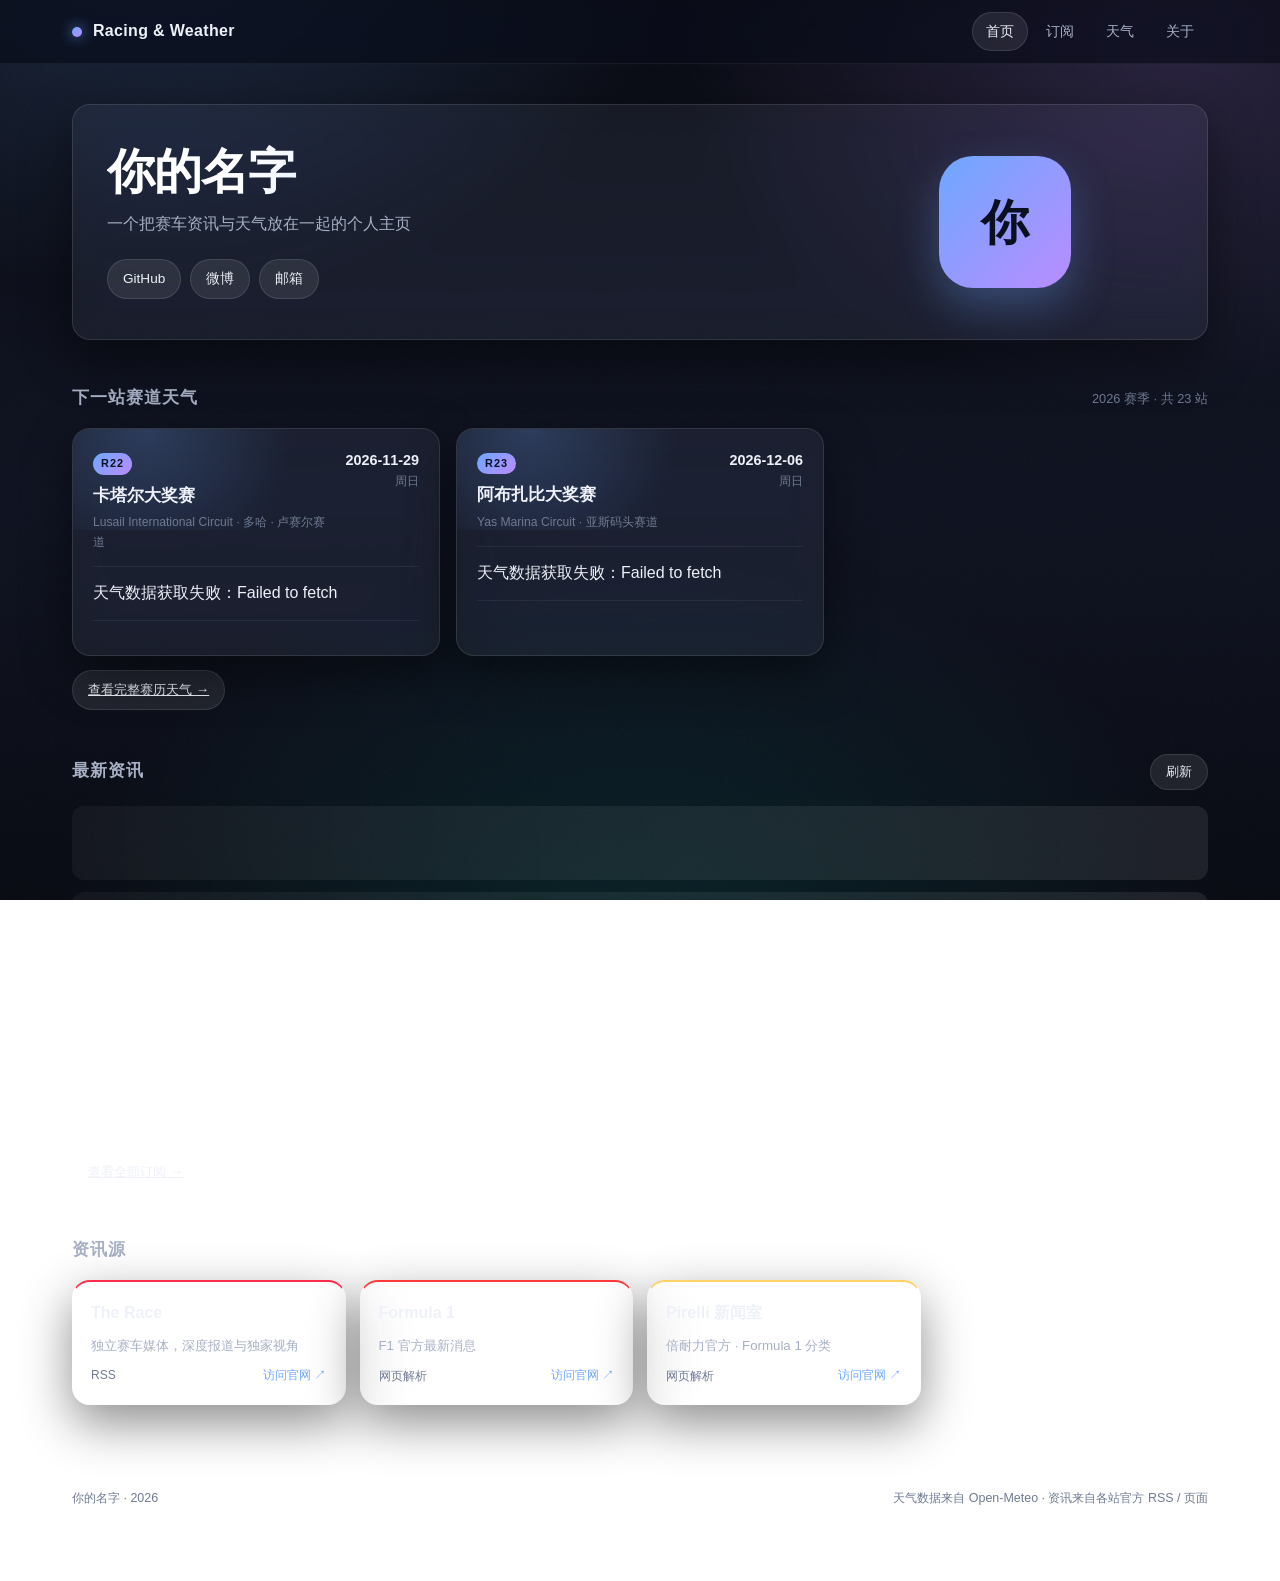
<file: personal web/index.html>
<!DOCTYPE html>
<html lang="zh-CN">
<head>
<meta charset="utf-8">
<meta name="viewport" content="width=device-width, initial-scale=1">
<title>首页 · Racing &amp; Weather</title>
<link rel="icon" href="data:image/svg+xml,<svg xmlns='http://www.w3.org/2000/svg' viewBox='0 0 64 64'><defs><linearGradient id='g' x1='0' y1='0' x2='1' y2='1'><stop offset='0' stop-color='%236ea8ff'/><stop offset='1' stop-color='%23b98cff'/></linearGradient></defs><rect width='64' height='64' rx='16' fill='url(%23g)'/></svg>">
<link rel="stylesheet" href="assets/style.css">
</head>
<body>
<div class="wrap">

  <section id="hero" class="hero card"></section>

  <section class="section">
    <div class="section-head">
      <h2>下一站赛道天气</h2>
      <span class="hint" id="race-hint">按 F1 官方赛历</span>
    </div>
    <div class="round-grid" id="races"></div>
    <div class="row" style="margin-top:14px">
      <a class="btn" href="weather.html">查看完整赛历天气 →</a>
    </div>
  </section>

  <section class="section">
    <div class="section-head">
      <h2>最新资讯</h2>
      <span class="hint">
        <button class="btn" id="refresh">刷新</button>
      </span>
    </div>
    <div class="feed" id="feed"></div>
    <div class="row" style="margin-top:14px">
      <a class="btn" href="news.html">查看全部订阅 →</a>
    </div>
  </section>

  <section class="section">
    <div class="section-head"><h2>资讯源</h2></div>
    <div class="source-grid" id="sources"></div>
  </section>

</div>

<script src="assets/config.js"></script>
<script src="assets/core.js"></script>
<script src="assets/news.js"></script>
<script src="assets/translate.js"></script>
<script src="assets/f1calendar.js"></script>
<script src="assets/weather.js"></script>
<script>
mountChrome('home');
renderHero(document.getElementById('hero'));
renderSourceCards(document.getElementById('sources'));

function loadNews() {
  renderNews(document.getElementById('feed'), { limit: 8 });
}
loadNews();

document.getElementById('refresh').addEventListener('click', function () {
  clearCache();
  loadNews();
});

renderCalendarWeather(document.getElementById('races'), { count: 3 }).then(function () {
  var cal = window.F1_CALENDAR;
  if (cal) document.getElementById('race-hint').textContent = cal.year + ' 赛季 · 共 ' + cal.rounds.length + ' 站';
});
</script>
</body>
</html>
</file>
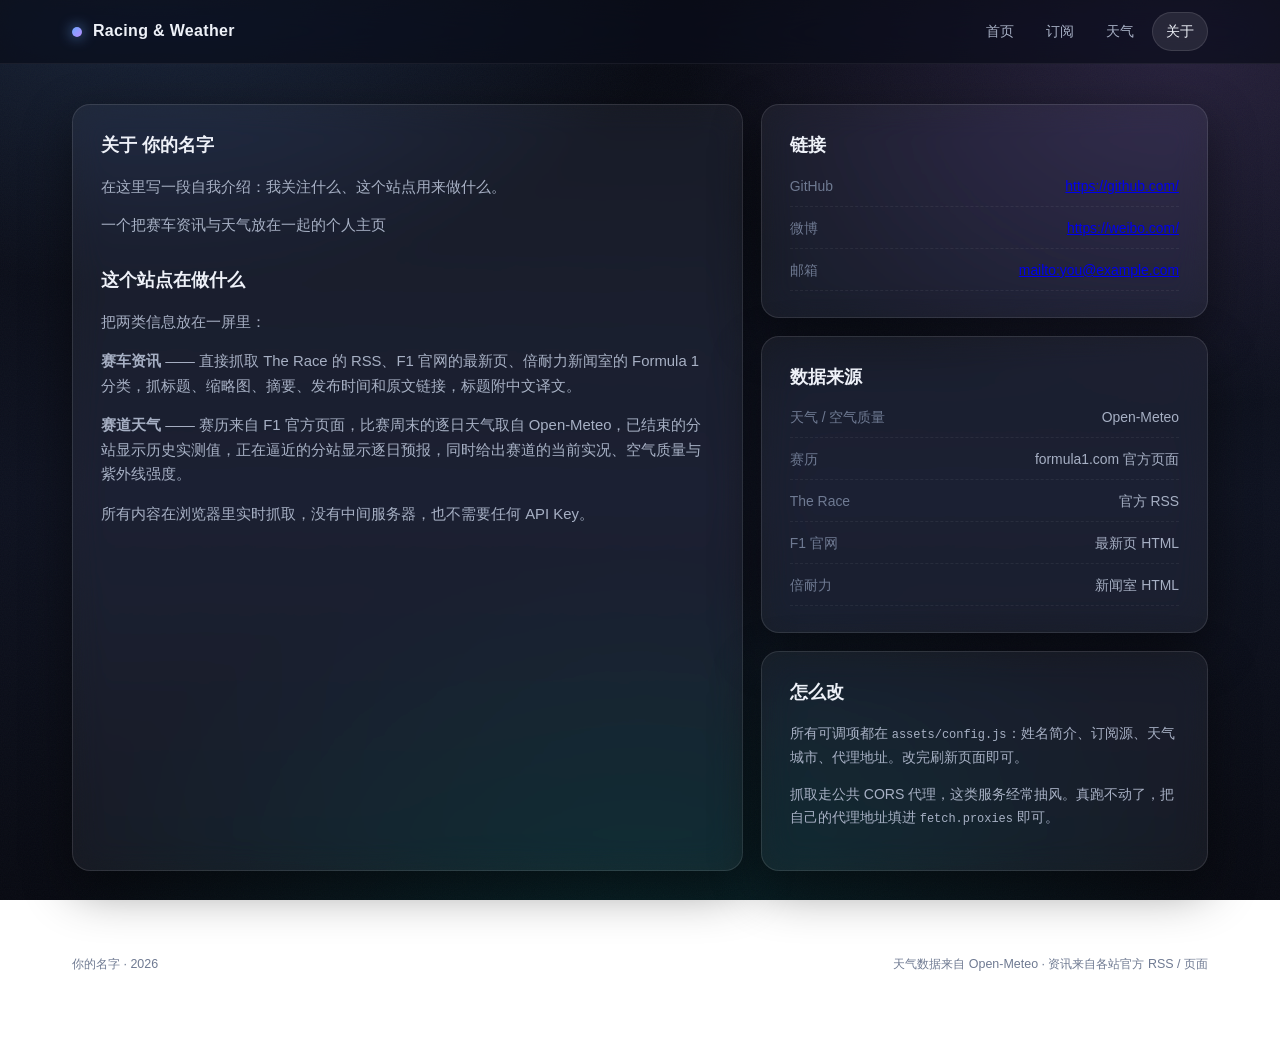
<file: personal web/about.html>
<!DOCTYPE html>
<html lang="zh-CN">
<head>
<meta charset="utf-8">
<meta name="viewport" content="width=device-width, initial-scale=1">
<title>关于 · Racing &amp; Weather</title>
<link rel="icon" href="data:image/svg+xml,<svg xmlns='http://www.w3.org/2000/svg' viewBox='0 0 64 64'><defs><linearGradient id='g' x1='0' y1='0' x2='1' y2='1'><stop offset='0' stop-color='%236ea8ff'/><stop offset='1' stop-color='%23b98cff'/></linearGradient></defs><rect width='64' height='64' rx='16' fill='url(%23g)'/></svg>">
<link rel="stylesheet" href="assets/style.css">
</head>
<body>
<div class="wrap">

  <div class="about-grid">
    <div class="card">
      <h2 id="about-title">关于</h2>
      <div class="prose" id="about-bio"></div>

      <h2 style="margin-top:28px">这个站点在做什么</h2>
      <p>把两类信息放在一屏里：</p>
      <p><b>赛车资讯</b> —— 直接抓取 The Race 的 RSS、F1 官网的最新页、倍耐力新闻室的 Formula 1 分类，抓标题、缩略图、摘要、发布时间和原文链接，标题附中文译文。</p>
      <p><b>赛道天气</b> —— 赛历来自 F1 官方页面，比赛周末的逐日天气取自 Open-Meteo，已结束的分站显示历史实测值，正在逼近的分站显示逐日预报，同时给出赛道的当前实况、空气质量与紫外线强度。</p>
      <p>所有内容在浏览器里实时抓取，没有中间服务器，也不需要任何 API Key。</p>
    </div>

    <div>
      <div class="card" style="margin-bottom:18px">
        <h2 style="margin-top:0">链接</h2>
        <div class="kv" id="links"></div>
      </div>

      <div class="card" style="margin-bottom:18px">
        <h2 style="margin-top:0">数据来源</h2>
        <div class="kv">
          <div><span>天气 / 空气质量</span><span>Open-Meteo</span></div>
          <div><span>赛历</span><span>formula1.com 官方页面</span></div>
          <div><span>The Race</span><span>官方 RSS</span></div>
          <div><span>F1 官网</span><span>最新页 HTML</span></div>
          <div><span>倍耐力</span><span>新闻室 HTML</span></div>
        </div>
      </div>

      <div class="card">
        <h2 style="margin-top:0">怎么改</h2>
        <p style="font-size:.88rem">所有可调项都在 <code style="font-size:.85em">assets/config.js</code>：姓名简介、订阅源、天气城市、代理地址。改完刷新页面即可。</p>
        <p style="font-size:.88rem">抓取走公共 CORS 代理，这类服务经常抽风。真跑不动了，把自己的代理地址填进 <code style="font-size:.85em">fetch.proxies</code> 即可。</p>
      </div>
    </div>
  </div>

</div>

<script src="assets/config.js"></script>
<script src="assets/core.js"></script>
<script>
mountChrome('about');

var p = window.SITE.profile;
document.getElementById('about-title').textContent = '关于 ' + (p.name || '我');
document.getElementById('about-bio').innerHTML =
  '<p>' + esc(p.bio || '') + '</p>' +
  (p.tagline ? '<p class="muted">' + esc(p.tagline) + '</p>' : '');

document.getElementById('links').innerHTML = (p.links || []).map(function (l) {
  return '<div><span>' + esc(l.label) + '</span><span>' +
    '<a href="' + esc(l.url) + '" target="_blank" rel="noopener">' + esc(l.url) + '</a></span></div>';
}).join('') || '<div><span>暂无</span><span>—</span></div>';
</script>
</body>
</html>
</file>
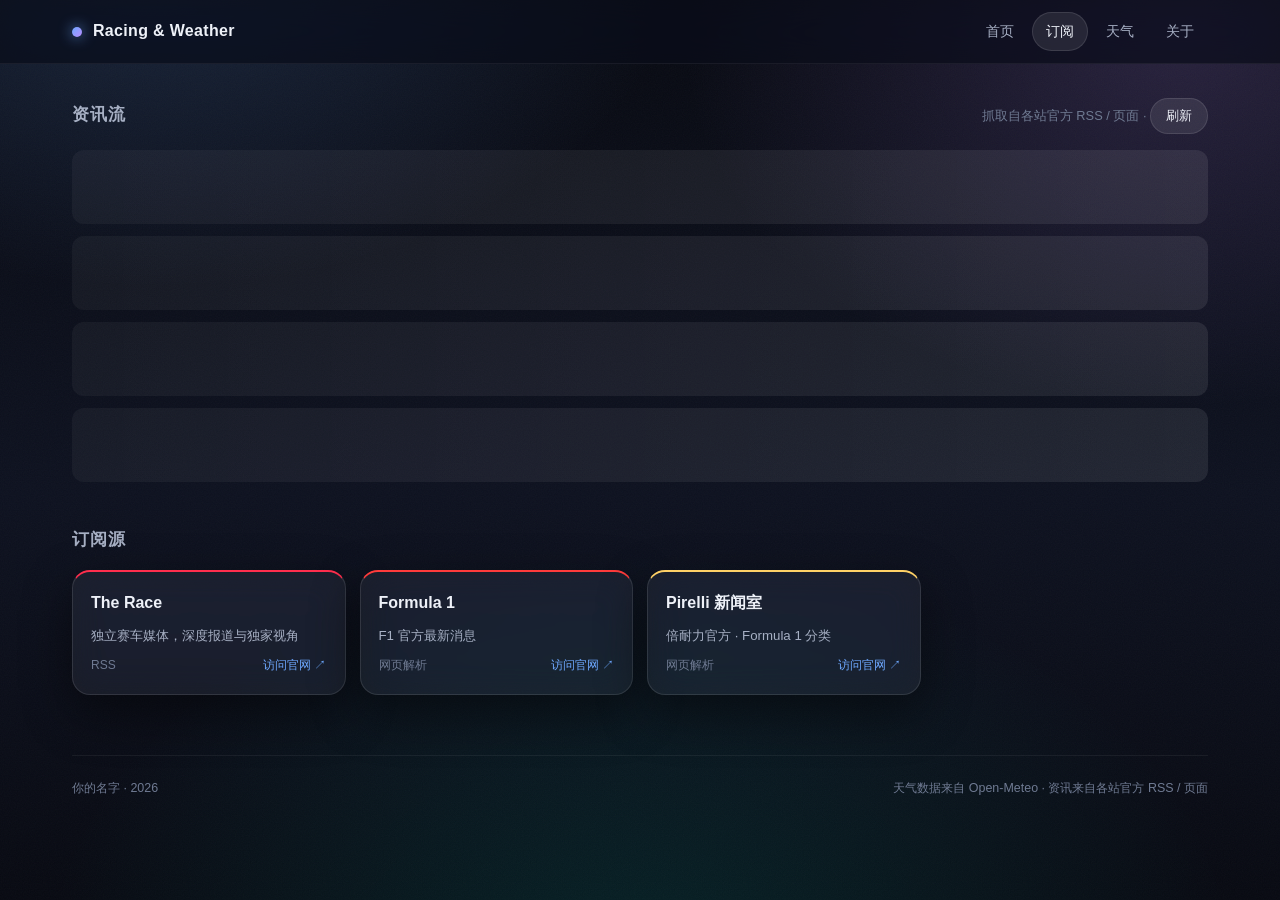
<file: personal web/news.html>
<!DOCTYPE html>
<html lang="zh-CN">
<head>
<meta charset="utf-8">
<meta name="viewport" content="width=device-width, initial-scale=1">
<title>订阅 · Racing &amp; Weather</title>
<link rel="icon" href="data:image/svg+xml,<svg xmlns='http://www.w3.org/2000/svg' viewBox='0 0 64 64'><defs><linearGradient id='g' x1='0' y1='0' x2='1' y2='1'><stop offset='0' stop-color='%236ea8ff'/><stop offset='1' stop-color='%23b98cff'/></linearGradient></defs><rect width='64' height='64' rx='16' fill='url(%23g)'/></svg>">
<link rel="stylesheet" href="assets/style.css">
</head>
<body>
<div class="wrap">

  <section class="section" style="margin-top:34px">
    <div class="section-head">
      <h2>资讯流</h2>
      <span class="hint">
        抓取自各站官方 RSS / 页面 ·
        <button class="btn" id="refresh">刷新</button>
      </span>
    </div>
    <div class="feed" id="feed"></div>
  </section>

  <section class="section">
    <div class="section-head"><h2>订阅源</h2></div>
    <div class="source-grid" id="sources"></div>
  </section>

</div>

<script src="assets/config.js"></script>
<script src="assets/core.js"></script>
<script src="assets/news.js"></script>
<script src="assets/translate.js"></script>
<script>
mountChrome('news');
renderSourceCards(document.getElementById('sources'));

function load() {
  renderNews(document.getElementById('feed'), { groupBy: true });
}
load();

document.getElementById('refresh').addEventListener('click', function () {
  clearCache();
  load();
});
</script>
</body>
</html>
</file>
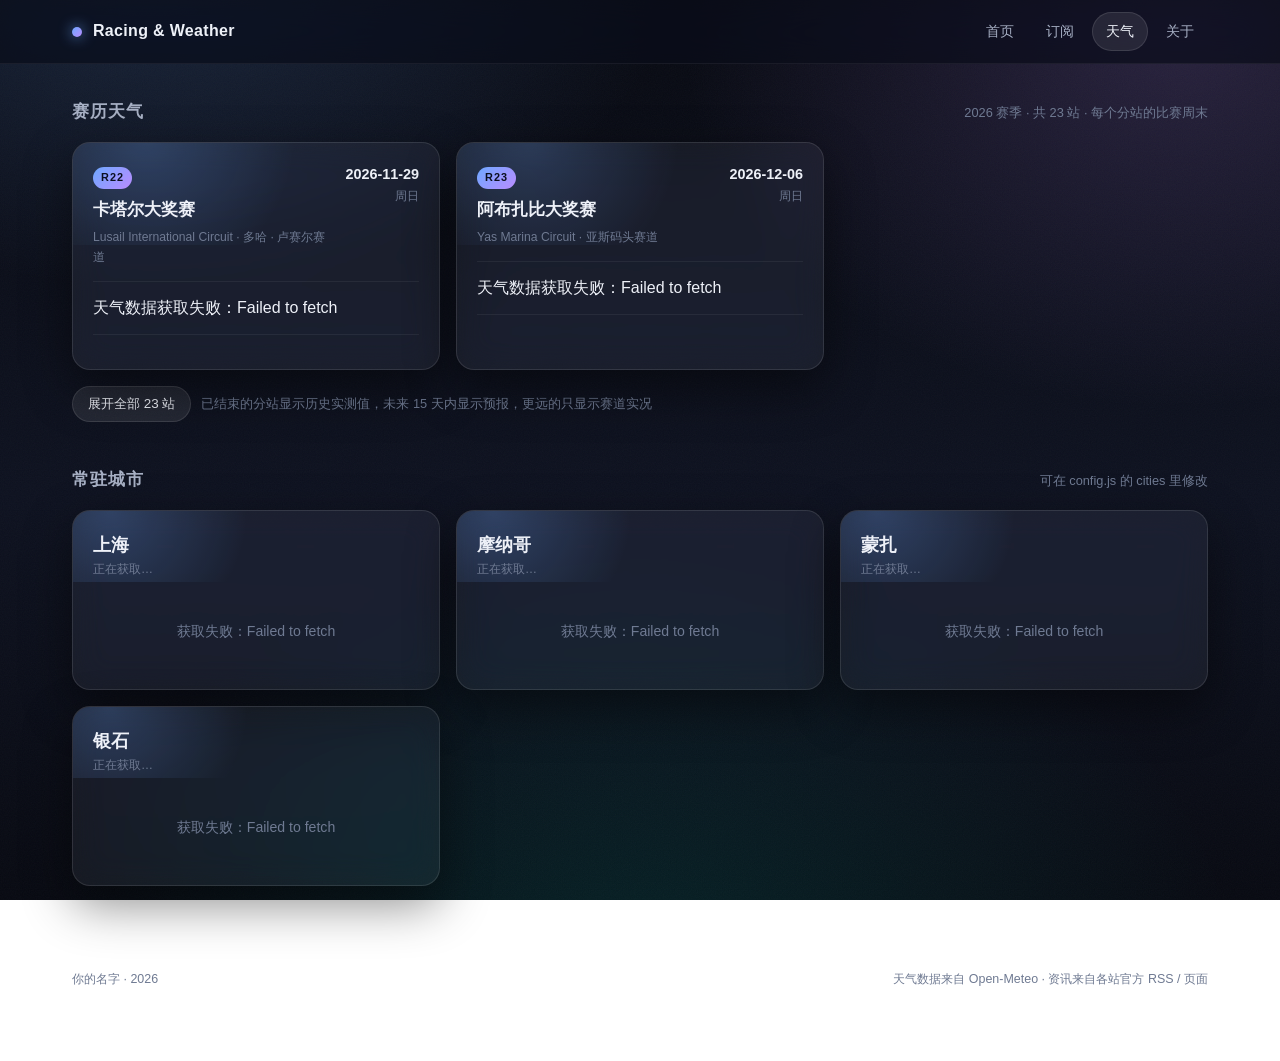
<file: personal web/weather.html>
<!DOCTYPE html>
<html lang="zh-CN">
<head>
<meta charset="utf-8">
<meta name="viewport" content="width=device-width, initial-scale=1">
<title>天气 · Racing &amp; Weather</title>
<link rel="icon" href="data:image/svg+xml,<svg xmlns='http://www.w3.org/2000/svg' viewBox='0 0 64 64'><defs><linearGradient id='g' x1='0' y1='0' x2='1' y2='1'><stop offset='0' stop-color='%236ea8ff'/><stop offset='1' stop-color='%23b98cff'/></linearGradient></defs><rect width='64' height='64' rx='16' fill='url(%23g)'/></svg>">
<link rel="stylesheet" href="assets/style.css">
</head>
<body>
<div class="wrap">

  <section class="section" style="margin-top:34px">
    <div class="section-head">
      <h2>赛历天气</h2>
      <span class="hint" id="cal-hint">按 F1 官方赛历 · 每个分站的比赛周末</span>
    </div>
    <div class="round-grid" id="races"></div>
    <div class="row" style="margin-top:16px">
      <button class="btn" id="toggle-all">展开全部 23 站</button>
      <span class="muted" style="font-size:.8rem">已结束的分站显示历史实测值，未来 15 天内显示预报，更远的只显示赛道实况</span>
    </div>
  </section>

  <section class="section">
    <div class="section-head">
      <h2>常驻城市</h2>
      <span class="hint">可在 config.js 的 cities 里修改</span>
    </div>
    <div class="city-grid" id="cities"></div>
  </section>

</div>

<script src="assets/config.js"></script>
<script src="assets/core.js"></script>
<script src="assets/f1calendar.js"></script>
<script src="assets/weather.js"></script>
<script>
mountChrome('weather');

var showingAll = false;
var btn = document.getElementById('toggle-all');

function loadRounds() {
  var cal = window.F1_CALENDAR;
  if (cal) {
    document.getElementById('cal-hint').textContent =
      cal.year + ' 赛季 · 共 ' + cal.rounds.length + ' 站 · 每个分站的比赛周末';
    btn.textContent = showingAll ? '只看接下来 3 站' : '展开全部 ' + cal.rounds.length + ' 站';
  }
  renderCalendarWeather(document.getElementById('races'), { count: 3, all: showingAll });
}

btn.addEventListener('click', function () {
  showingAll = !showingAll;
  loadRounds();
});

loadRounds();
renderCities(document.getElementById('cities'));
</script>
</body>
</html>
</file>
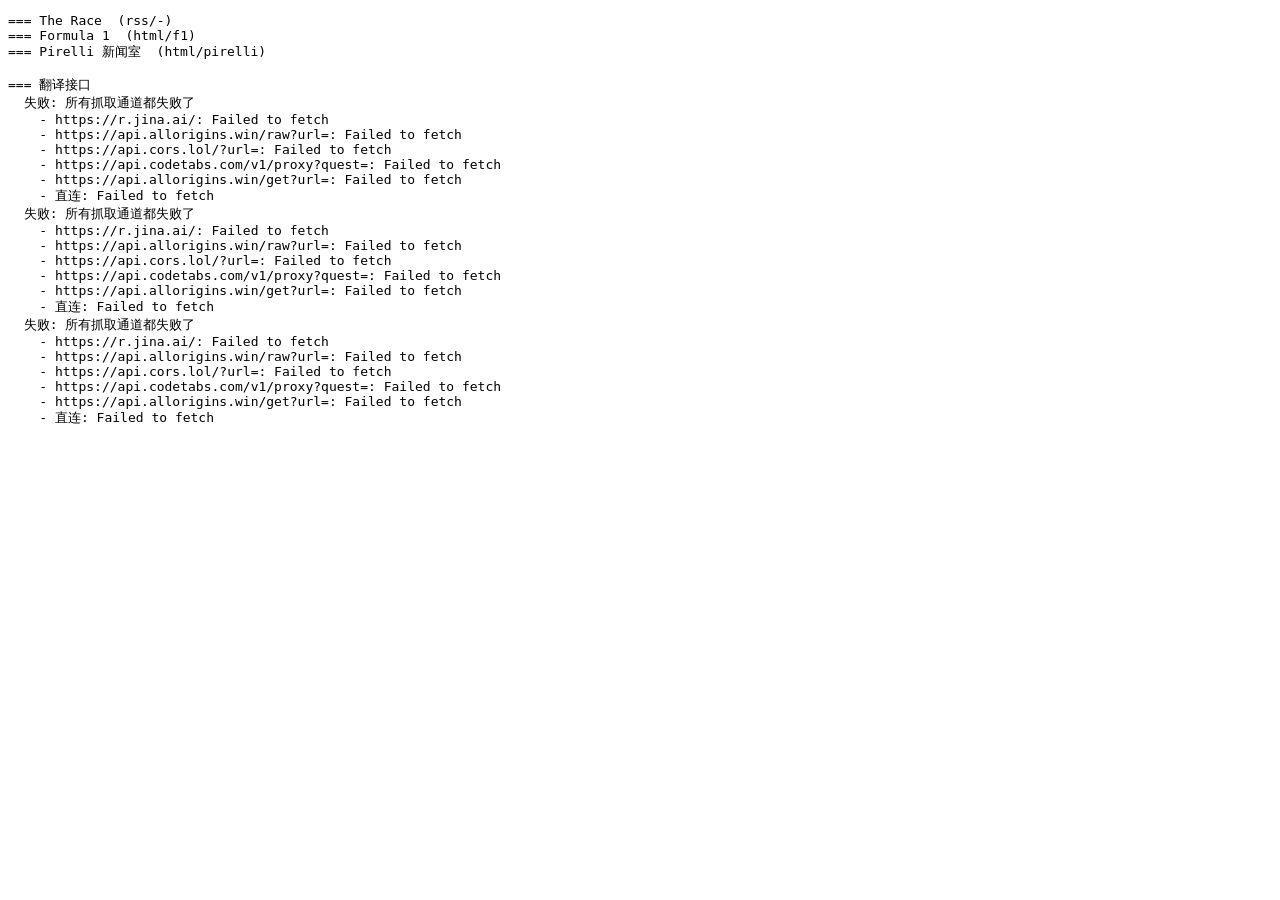
<file: personal web/tools/debug.html>
<!DOCTYPE html>
<html lang="zh-CN">
<head><meta charset="utf-8"><title>debug</title></head>
<body>
<pre id="o">running…</pre>
<script src="../assets/config.js"></script>
<script src="../assets/core.js"></script>
<script src="../assets/translate.js"></script>
<script>
// 抓取链路诊断：每个源实际走了哪条通道、抓到多少条、有没有缩略图
const lines = [];
const log = (s) => { lines.push(s); document.getElementById('o').textContent = lines.join('\n'); };

window.SITE.sources.forEach((src) => {
  log('=== ' + src.name + '  (' + src.type + '/' + (src.parser || '-') + ')');
  fetchText(src.url, { cache: false })
    .then((res) => {
      log('  通道: ' + res.via + '   字节: ' + res.text.length);
      const items = src.type === 'rss' ? parseFeed(res.text) : parseHtml(res.text, src);
      const withImg = items.filter((i) => i.image).length;
      log('  条目: ' + items.length + '   带图: ' + withImg);
      items.slice(0, 2).forEach((i) => log('    · ' + i.title.slice(0, 50) + '  img=' + (i.image || '无')));
    })
    .catch((err) => {
      log('  失败: ' + err.message);
      (err.errors || []).forEach((e) => log('    - ' + e));
    });
});

log('');
log('=== 翻译接口');
translateText('Norris wins in Hungary with a late charge on softs').then((zh) => {
  log('  译文: ' + (zh || '(失败)'));
  log('DONE');
});
</script>
</body>
</html>
</file>
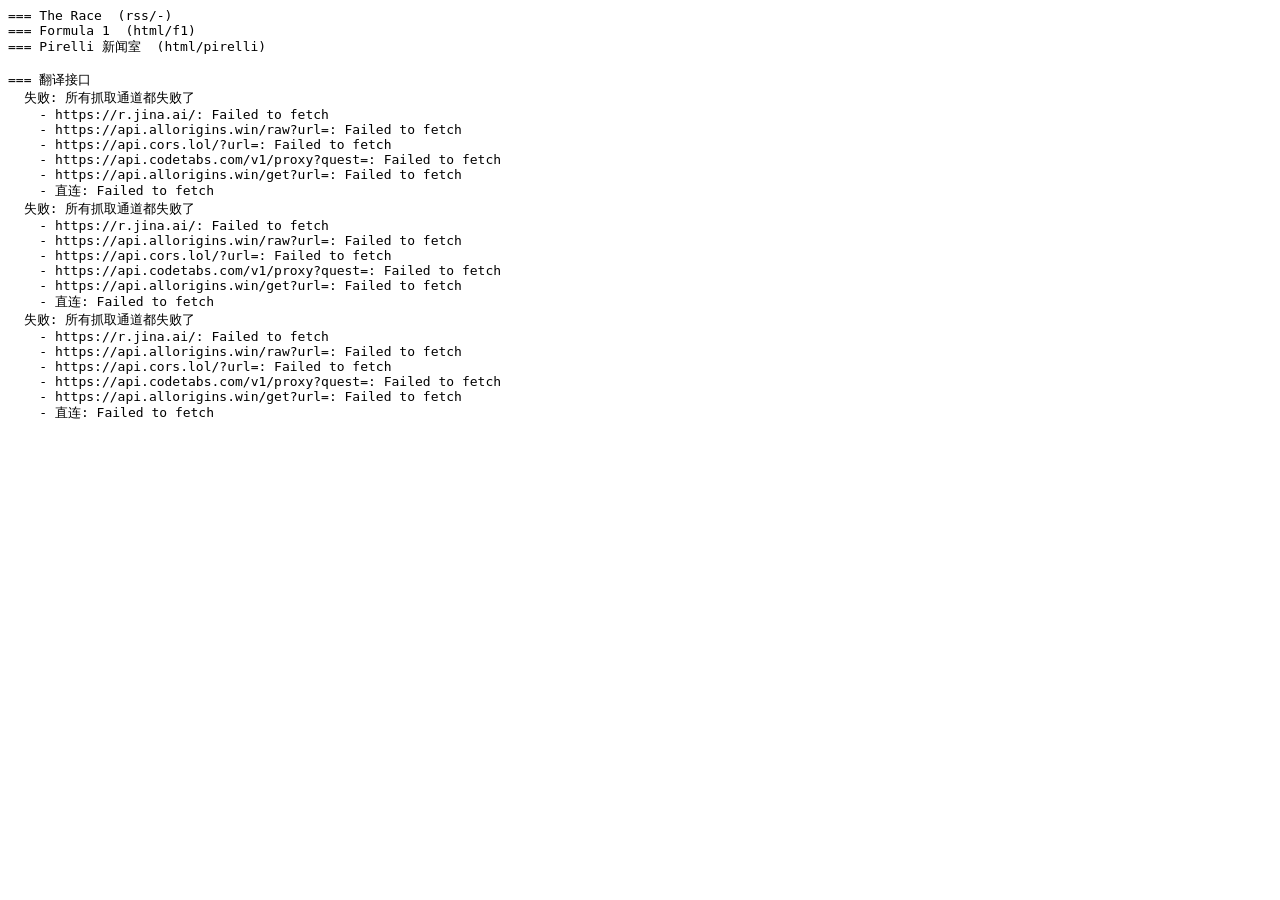
<file: personal web/tools/out-d.html>
<html lang="zh-CN"><head><meta charset="utf-8"><title>debug</title></head>
<body>
<pre id="o">=== The Race  (rss/-)
=== Formula 1  (html/f1)
=== Pirelli 新闻室  (html/pirelli)

=== 翻译接口
  译文: 诺里斯（ Norris ）在匈牙利赢得胜利，后期收取了软糖费用
DONE
  通道: https://r.jina.ai/   字节: 83956
  条目: 15   带图: 15
    · F1 Rewind: The truth behind Schumacher's Ferrari e  img=https://storage.ghost.io/c/dd/af/ddafbd99-2ccd-468c-b622-4b3cccf80b49/content/images/2026/10/2026-10-21-F1-Rewind-MSC-Car.png
    · Podcast: Why F1's US GP is pivotal for shaping 202  img=https://storage.ghost.io/c/dd/af/ddafbd99-2ccd-468c-b622-4b3cccf80b49/content/images/2026/10/YT-F1-Podcast-Thumb_Episode_Pivotal2.png
  通道: https://r.jina.ai/   字节: 229137
  条目: 30   带图: 30
    · In the Land of the Cowboys  img=https://content.presspage.com/uploads/2363/b239ca6b-8b13-413d-b542-59c5aad90466/500_featured-preview-us26.jpg?10000
    · Max rules in Singapore: en plein with a one-stop s  img=https://content.presspage.com/uploads/2363/b239ca6b-8b13-413d-b542-59c5aad90466/500_featured-preview-us26.jpg?10000
  通道: https://r.jina.ai/   字节: 289795
  条目: 16   带图: 16
    · Facts, stats and trivia ahead of the 2026 United S  img=https://media.formula1.com/image/upload/t_16by9North/c_fill,w_352/q_auto/v1740000001/fom-website/2026/United%20States/NEED%20TO%20KNOW%20header%20template%20Austin.webp
    · Everything you need to know about the Circuit of T  img=https://media.formula1.com/image/upload/t_16by9South/c_fill,w_352/q_auto/v1740000001/trackside-images/2025/F1_Grand_Prix_of_United_States___Sprint__Qualifying/2241843208.webp</pre>
<script src="../assets/config.js"></script>
<script src="../assets/core.js"></script>
<script src="../assets/translate.js"></script>
<script>
// 抓取链路诊断：每个源实际走了哪条通道、抓到多少条、有没有缩略图
const lines = [];
const log = (s) => { lines.push(s); document.getElementById('o').textContent = lines.join('\n'); };

window.SITE.sources.forEach((src) => {
  log('=== ' + src.name + '  (' + src.type + '/' + (src.parser || '-') + ')');
  fetchText(src.url, { cache: false })
    .then((res) => {
      log('  通道: ' + res.via + '   字节: ' + res.text.length);
      const items = src.type === 'rss' ? parseFeed(res.text) : parseHtml(res.text, src);
      const withImg = items.filter((i) => i.image).length;
      log('  条目: ' + items.length + '   带图: ' + withImg);
      items.slice(0, 2).forEach((i) => log('    · ' + i.title.slice(0, 50) + '  img=' + (i.image || '无')));
    })
    .catch((err) => {
      log('  失败: ' + err.message);
      (err.errors || []).forEach((e) => log('    - ' + e));
    });
});

log('');
log('=== 翻译接口');
translateText('Norris wins in Hungary with a late charge on softs').then((zh) => {
  log('  译文: ' + (zh || '(失败)'));
  log('DONE');
});
</script>


</body></html>
</file>
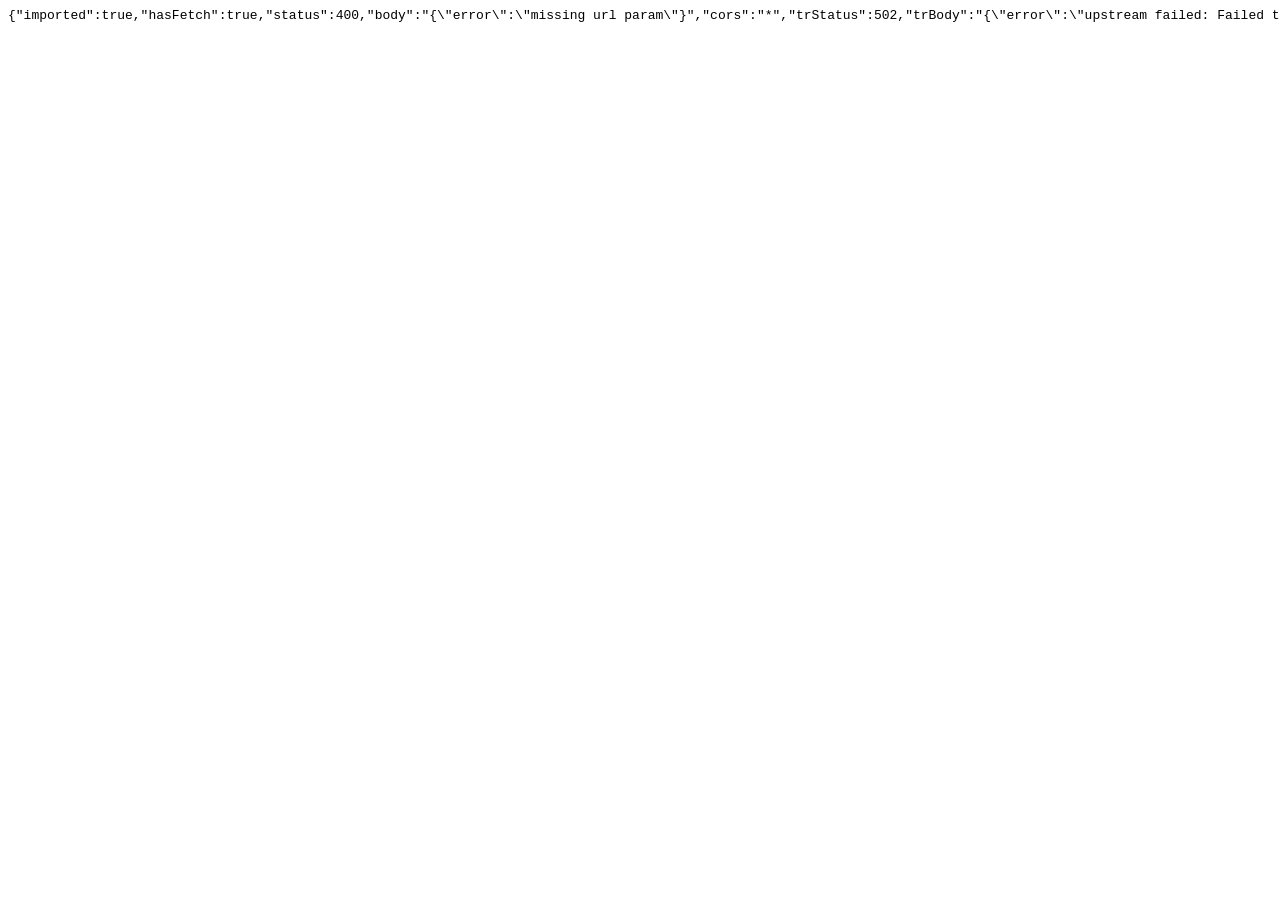
<file: personal web/tools/out-wc.html>
<html><head><meta charset="utf-8"><title>worker check</title></head>
<body>
<pre id="o">{"imported":true,"hasFetch":true,"status":400,"body":"{\"error\":\"missing url param\"}","cors":"*","trStatus":200,"trBody":"{\"responseData\":{\"translatedText\":\"诺里斯在匈牙利获胜\"}}","trCors":"*"}</pre>
<script type="module">
import worker from '../worker/proxy.js';
const out = {
  imported: typeof worker === 'object',
  hasFetch: typeof worker.fetch === 'function'
};
// 用一个假请求走一遍 worker 逻辑（缺 url 参数应返回 400）
const res = await worker.fetch(new Request('https://worker.test/'), {}, { waitUntil(){} });
out.status = res.status;
out.body = await res.text();
out.cors = res.headers.get('Access-Control-Allow-Origin');

// /translate 路由
try {
  const tr = await worker.fetch(
    new Request('https://worker.test/translate?q=' + encodeURIComponent('Norris wins in Hungary') + '&langpair=en%7Czh-CN'),
    {}, { waitUntil(){} });
  out.trStatus = tr.status;
  out.trBody = (await tr.text()).slice(0, 160);
  out.trCors = tr.headers.get('Access-Control-Allow-Origin');
} catch (e) {
  out.trError = e.message;
}
document.getElementById('o').textContent = JSON.stringify(out);
</script>

</body></html>
</file>
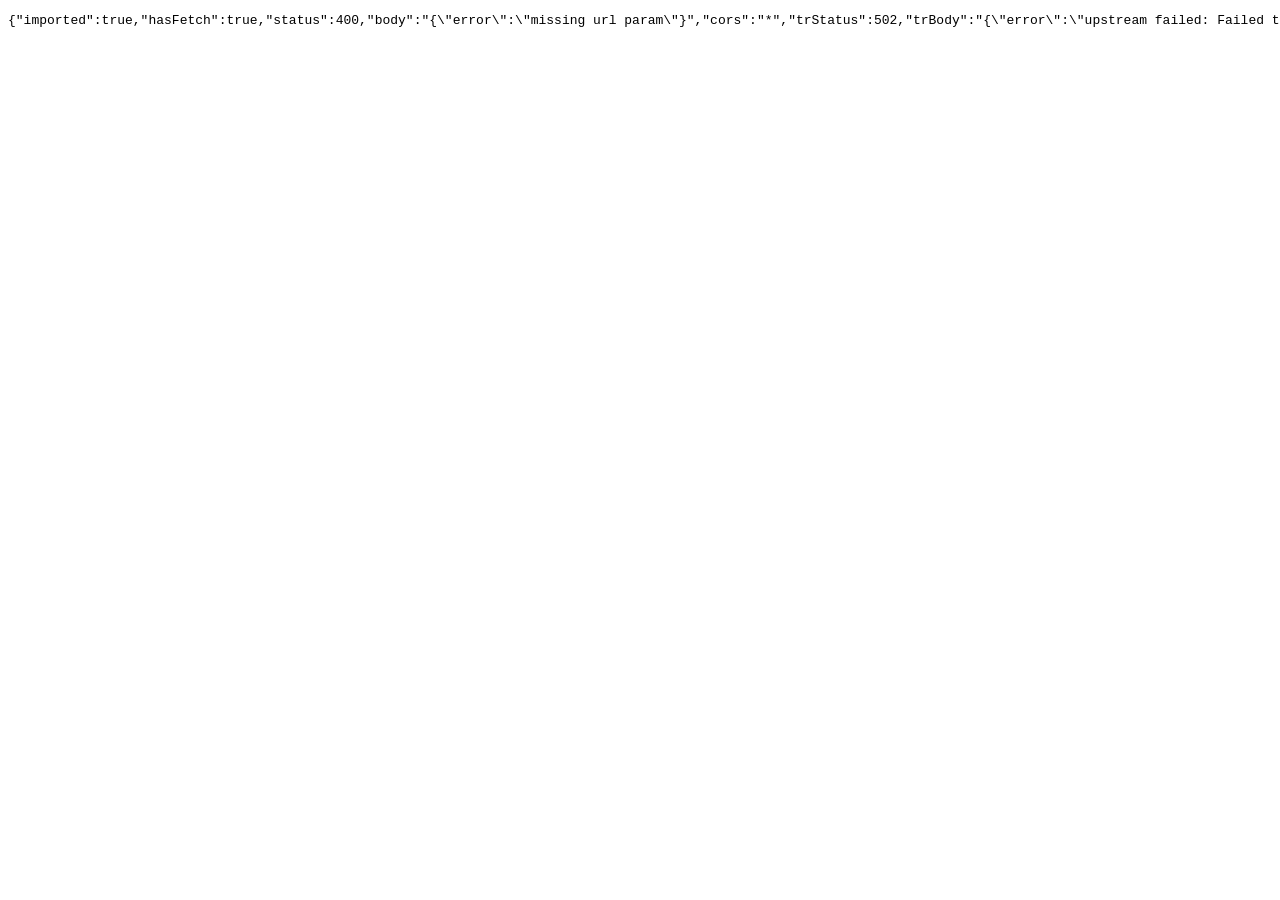
<file: personal web/tools/worker-check.html>
<!DOCTYPE html>
<html><head><meta charset="utf-8"><title>worker check</title></head>
<body>
<pre id="o">loading…</pre>
<script type="module">
import worker from '../worker/proxy.js';
const out = {
  imported: typeof worker === 'object',
  hasFetch: typeof worker.fetch === 'function'
};
// 用一个假请求走一遍 worker 逻辑（缺 url 参数应返回 400）
const res = await worker.fetch(new Request('https://worker.test/'), {}, { waitUntil(){} });
out.status = res.status;
out.body = await res.text();
out.cors = res.headers.get('Access-Control-Allow-Origin');

// /translate 路由
try {
  const tr = await worker.fetch(
    new Request('https://worker.test/translate?q=' + encodeURIComponent('Norris wins in Hungary') + '&langpair=en%7Czh-CN'),
    {}, { waitUntil(){} });
  out.trStatus = tr.status;
  out.trBody = (await tr.text()).slice(0, 160);
  out.trCors = tr.headers.get('Access-Control-Allow-Origin');
} catch (e) {
  out.trError = e.message;
}
document.getElementById('o').textContent = JSON.stringify(out);
</script>
</body></html>
</file>
<file: personal web/assets/style.css>
/* ==========================================================
   深色玻璃拟态 · 基础样式
   ========================================================== */

:root {
  --bg: #080a12;
  --bg-2: #0e1220;
  --glass: rgba(255, 255, 255, 0.055);
  --glass-strong: rgba(255, 255, 255, 0.09);
  --stroke: rgba(255, 255, 255, 0.11);
  --stroke-soft: rgba(255, 255, 255, 0.06);
  --text: #eef1f8;
  --text-dim: #a7b0c4;
  --text-faint: #6f7a92;
  --accent: #6ea8ff;
  --accent-2: #b98cff;
  --radius: 18px;
  --radius-sm: 12px;
  --shadow: 0 18px 50px rgba(0, 0, 0, 0.45);
  --font: -apple-system, BlinkMacSystemFont, 'Segoe UI', 'PingFang SC',
    'Hiragino Sans GB', 'Microsoft YaHei', 'Helvetica Neue', Arial, sans-serif;
}

* { box-sizing: border-box; }

html { scroll-behavior: smooth; }

body {
  margin: 0;
  min-height: 100vh;
  font-family: var(--font);
  color: var(--text);
  background:
    radial-gradient(900px 600px at 12% -8%, rgba(110, 168, 255, 0.20), transparent 60%),
    radial-gradient(800px 600px at 92% 4%, rgba(185, 140, 255, 0.18), transparent 62%),
    radial-gradient(1000px 700px at 50% 108%, rgba(0, 212, 190, 0.12), transparent 60%),
    linear-gradient(180deg, var(--bg) 0%, var(--bg-2) 55%, var(--bg) 100%);
  background-attachment: fixed;
  -webkit-font-smoothing: antialiased;
  line-height: 1.65;
}

/* 细颗粒质感，压住大面积渐变的塑料感 */
body::before {
  content: '';
  position: fixed;
  inset: 0;
  pointer-events: none;
  opacity: 0.035;
  z-index: 0;
  background-image: url("data:image/svg+xml,%3Csvg xmlns='http://www.w3.org/2000/svg' width='140' height='140'%3E%3Cfilter id='n'%3E%3CfeTurbulence type='fractalNoise' baseFrequency='0.85' numOctaves='3'/%3E%3C/filter%3E%3Crect width='140' height='140' filter='url(%23n)'/%3E%3C/svg%3E");
}

/* ---------------- 布局 ---------------- */

.wrap {
  position: relative;
  z-index: 1;
  max-width: 1180px;
  margin: 0 auto;
  padding: 0 22px 72px;
}

.section { margin-top: 44px; }

.section-head {
  display: flex;
  align-items: baseline;
  gap: 14px;
  margin-bottom: 16px;
  flex-wrap: wrap;
}

.section-head h2 {
  font-size: 1.05rem;
  font-weight: 650;
  letter-spacing: 0.06em;
  margin: 0;
  text-transform: uppercase;
  color: var(--text-dim);
}

.section-head .hint {
  font-size: 0.8rem;
  color: var(--text-faint);
  margin-left: auto;
}

/* ---------------- 顶栏 ---------------- */

.topbar {
  position: sticky;
  top: 0;
  z-index: 50;
  backdrop-filter: blur(18px) saturate(160%);
  -webkit-backdrop-filter: blur(18px) saturate(160%);
  background: rgba(10, 13, 24, 0.72);
  border-bottom: 1px solid var(--stroke-soft);
}

.topbar-inner {
  max-width: 1180px;
  margin: 0 auto;
  padding: 12px 22px;
  display: flex;
  align-items: center;
  gap: 22px;
}

.brand {
  display: flex;
  align-items: center;
  gap: 11px;
  font-weight: 700;
  letter-spacing: 0.02em;
  color: var(--text);
  text-decoration: none;
  font-size: 1rem;
}

.brand .dot {
  width: 10px;
  height: 10px;
  border-radius: 50%;
  background: linear-gradient(135deg, var(--accent), var(--accent-2));
  box-shadow: 0 0 14px rgba(110, 168, 255, 0.85);
}

.nav {
  display: flex;
  gap: 4px;
  margin-left: auto;
  flex-wrap: wrap;
}

.nav a {
  color: var(--text-dim);
  text-decoration: none;
  font-size: 0.88rem;
  padding: 7px 13px;
  border-radius: 999px;
  border: 1px solid transparent;
  transition: 0.18s ease;
}

.nav a:hover {
  color: var(--text);
  background: var(--glass);
  border-color: var(--stroke-soft);
}

.nav a.active {
  color: var(--text);
  background: var(--glass-strong);
  border-color: var(--stroke);
}

@media (max-width: 640px) {
  .topbar-inner { gap: 10px; padding: 10px 16px; }
  .nav { gap: 2px; }
  .nav a { padding: 6px 10px; font-size: 0.82rem; }
}

/* ---------------- 玻璃卡片 ---------------- */

.card {
  background: var(--glass);
  border: 1px solid var(--stroke);
  border-radius: var(--radius);
  backdrop-filter: blur(16px) saturate(140%);
  -webkit-backdrop-filter: blur(16px) saturate(140%);
  box-shadow: var(--shadow);
}

/* ---------------- 首页 Hero ---------------- */

.hero {
  margin-top: 40px;
  padding: 40px 34px;
  display: grid;
  grid-template-columns: 1.35fr 0.65fr;
  gap: 34px;
  align-items: center;
}

.hero h1 {
  font-size: clamp(1.9rem, 4.4vw, 3rem);
  line-height: 1.12;
  margin: 0 0 12px;
  font-weight: 720;
  letter-spacing: -0.02em;
  background: linear-gradient(120deg, #ffffff 20%, #a9c6ff 65%, #c9a7ff 100%);
  -webkit-background-clip: text;
  background-clip: text;
  color: transparent;
}

.hero p {
  color: var(--text-dim);
  margin: 0 0 22px;
  max-width: 52ch;
  font-size: 0.97rem;
}

.hero-links {
  display: flex;
  gap: 9px;
  flex-wrap: wrap;
}

.hero-links a {
  font-size: 0.85rem;
  color: var(--text);
  text-decoration: none;
  padding: 8px 15px;
  border-radius: 999px;
  background: var(--glass-strong);
  border: 1px solid var(--stroke);
  transition: 0.18s ease;
}

.hero-links a:hover {
  background: rgba(110, 168, 255, 0.20);
  border-color: rgba(110, 168, 255, 0.45);
  transform: translateY(-1px);
}

.avatar-box {
  display: flex;
  flex-direction: column;
  align-items: center;
  gap: 12px;
}

.avatar {
  width: 132px;
  height: 132px;
  border-radius: 34px;
  display: grid;
  place-items: center;
  font-size: 3rem;
  font-weight: 700;
  color: #0b1020;
  background: linear-gradient(135deg, var(--accent), var(--accent-2));
  box-shadow: 0 18px 44px rgba(110, 168, 255, 0.30);
  overflow: hidden;
}

.avatar img { width: 100%; height: 100%; object-fit: cover; }

@media (max-width: 820px) {
  .hero { grid-template-columns: 1fr; padding: 30px 24px; }
  .avatar-box { order: -1; }
}

/* ---------------- 资讯条目 ---------------- */

.feed {
  display: grid;
  gap: 12px;
}

.feed-item {
  display: grid;
  grid-template-columns: 148px 1fr;
  gap: 16px;
  padding: 14px 18px 14px 14px;
  border-radius: var(--radius-sm);
  background: var(--glass);
  border: 1px solid var(--stroke-soft);
  border-left: 3px solid var(--src-accent, var(--accent));
  transition: 0.18s ease;
}

.feed-item:hover {
  background: var(--glass-strong);
  border-color: var(--stroke);
  transform: translateX(3px);
}

.feed-item .thumb {
  display: block;
  width: 148px;
  height: 92px;
  border-radius: 10px;
  overflow: hidden;
  background: rgba(255, 255, 255, 0.05);
  border: 1px solid var(--stroke-soft);
}

.feed-item .thumb img {
  width: 100%;
  height: 100%;
  object-fit: cover;
  display: block;
  transition: transform 0.3s ease;
}

.feed-item:hover .thumb img { transform: scale(1.05); }

.feed-item .thumb.no-img,
.feed-item .thumb.broken {
  display: grid;
  place-items: center;
  background: linear-gradient(135deg, rgba(110, 168, 255, 0.16), rgba(185, 140, 255, 0.14));
  font-size: 1.5rem;
  font-weight: 700;
  color: var(--text-faint);
}

.feed-item .body { min-width: 0; }

.feed-item time {
  font-size: 0.76rem;
  color: var(--text-faint);
  white-space: nowrap;
}

.feed-item .title {
  font-size: 0.97rem;
  font-weight: 600;
  color: var(--text);
  text-decoration: none;
  display: inline-block;
  line-height: 1.4;
}

.feed-item .title:hover { color: var(--accent); }

.feed-item .title-zh {
  font-size: 0.9rem;
  color: var(--text-dim);
  line-height: 1.5;
  margin-top: 2px;
}

.feed-item .title-zh:not(:empty) {
  border-left: 2px solid var(--src-accent, var(--accent));
  padding-left: 9px;
}

.feed-item .summary {
  margin: 5px 0 0;
  font-size: 0.85rem;
  color: var(--text-dim);
  display: -webkit-box;
  -webkit-line-clamp: 3;
  -webkit-box-orient: vertical;
  overflow: hidden;
}

.feed-item .src {
  font-size: 0.72rem;
  color: var(--text-faint);
  margin-top: 7px;
  display: flex;
  gap: 9px;
  align-items: center;
}

.feed-item .src b { color: var(--src-accent, var(--accent)); font-weight: 600; }

@media (max-width: 560px) {
  .feed-item { grid-template-columns: 1fr; gap: 10px; }
  .feed-item .thumb { width: 100%; height: 160px; }
}

/* ---------------- 源卡片 ---------------- */

.source-grid {
  display: grid;
  grid-template-columns: repeat(auto-fill, minmax(240px, 1fr));
  gap: 14px;
}

.source-card {
  padding: 18px;
  display: flex;
  flex-direction: column;
  gap: 9px;
  border-top: 2px solid var(--src-accent, var(--accent));
}

.source-card h3 { margin: 0; font-size: 1rem; font-weight: 650; }

.source-card p {
  margin: 0;
  font-size: 0.83rem;
  color: var(--text-dim);
  flex: 1;
}

.source-card .meta {
  display: flex;
  align-items: center;
  justify-content: space-between;
  font-size: 0.75rem;
  color: var(--text-faint);
}

.source-card a { color: var(--accent); text-decoration: none; }
.source-card a:hover { text-decoration: underline; }

/* ---------------- 天气 ---------------- */

.city-grid {
  display: grid;
  grid-template-columns: repeat(auto-fill, minmax(280px, 1fr));
  gap: 16px;
}

.city-card {
  padding: 20px;
  display: flex;
  flex-direction: column;
  gap: 14px;
  position: relative;
  overflow: hidden;
}

.city-card::before {
  content: '';
  position: absolute;
  inset: -40% 40% 60% -40%;
  background: radial-gradient(circle, var(--city-glow, rgba(110, 168, 255, 0.25)), transparent 70%);
  pointer-events: none;
}

.city-head {
  display: flex;
  align-items: flex-start;
  justify-content: space-between;
  gap: 12px;
  position: relative;
}

.city-name { font-size: 1.1rem; font-weight: 650; margin: 0; }

.city-sub { font-size: 0.75rem; color: var(--text-faint); }

.city-temp {
  font-size: 2.6rem;
  font-weight: 300;
  line-height: 1;
  letter-spacing: -0.03em;
  display: flex;
  align-items: flex-start;
  gap: 3px;
}

.city-temp sup { font-size: 1.1rem; font-weight: 400; color: var(--text-dim); }

.city-cond { font-size: 0.86rem; color: var(--text-dim); }

.city-icon { font-size: 2.4rem; line-height: 1; }

.chips {
  display: flex;
  gap: 7px;
  flex-wrap: wrap;
}

.chip {
  font-size: 0.73rem;
  padding: 4px 10px;
  border-radius: 999px;
  background: var(--glass-strong);
  border: 1px solid var(--stroke-soft);
  color: var(--text-dim);
}

.chip b { color: var(--text); font-weight: 600; }

.chip.good { border-color: rgba(74, 222, 128, 0.35); color: #86efac; }
.chip.mid  { border-color: rgba(251, 191, 36, 0.35); color: #fcd34d; }
.chip.bad  { border-color: rgba(248, 113, 113, 0.35); color: #fca5a5; }

/* 7 日预报 */
.daily {
  display: grid;
  grid-template-columns: repeat(7, 1fr);
  gap: 3px;
  border-top: 1px solid var(--stroke-soft);
  padding-top: 13px;
}

.daily .day {
  text-align: center;
  font-size: 0.72rem;
  color: var(--text-dim);
}

.daily .day .ic { font-size: 1.05rem; margin: 4px 0 2px; display: block; }
.daily .day .lo { color: var(--text-faint); }
.daily .day .hi { color: var(--text); font-weight: 600; }
.daily .day .pc { font-size: 0.68rem; color: #7dd3fc; }

@media (max-width: 700px) {
  .daily { grid-template-columns: repeat(4, 1fr); row-gap: 10px; }
}

/* ---------------- 分站天气卡片 ---------------- */

.round-grid {
  display: grid;
  grid-template-columns: repeat(auto-fill, minmax(320px, 1fr));
  gap: 16px;
}

.round-card {
  padding: 20px;
  display: flex;
  flex-direction: column;
  gap: 14px;
  position: relative;
  overflow: hidden;
}

.round-card::before {
  content: '';
  position: absolute;
  inset: -50% 30% 55% -30%;
  background: radial-gradient(circle, rgba(110, 168, 255, 0.22), transparent 70%);
  pointer-events: none;
}

.round-head {
  display: flex;
  align-items: flex-start;
  justify-content: space-between;
  gap: 14px;
  position: relative;
}

.round-no {
  display: inline-block;
  font-size: 0.68rem;
  font-weight: 700;
  letter-spacing: 0.1em;
  color: #0b1020;
  background: linear-gradient(135deg, var(--accent), var(--accent-2));
  padding: 2px 8px;
  border-radius: 999px;
  margin-bottom: 7px;
}

.round-title { margin: 0; font-size: 1.05rem; font-weight: 650; }

.round-sub { font-size: 0.76rem; color: var(--text-faint); margin-top: 3px; }

.round-date {
  font-size: 0.9rem;
  font-weight: 600;
  color: var(--text);
  text-align: right;
  white-space: nowrap;
}

.round-date span { display: block; font-size: 0.72rem; color: var(--text-faint); font-weight: 400; }

.round-days {
  display: grid;
  grid-template-columns: repeat(3, 1fr);
  gap: 6px;
  border-top: 1px solid var(--stroke-soft);
  border-bottom: 1px solid var(--stroke-soft);
  padding: 13px 0;
}

.round-days .day { text-align: center; font-size: 0.72rem; color: var(--text-dim); }
.round-days .day .dw { color: var(--text-faint); }
.round-days .day .ic { font-size: 1.5rem; margin: 5px 0 3px; display: block; }
.round-days .day .hi { color: var(--text); font-weight: 650; font-size: 0.84rem; }
.round-days .day .lo { color: var(--text-faint); }
.round-days .day .pc { color: #7dd3fc; font-size: 0.68rem; }
.round-days .day .na { color: var(--text-faint); font-size: 0.7rem; }

.round-days .day.race {
  background: rgba(110, 168, 255, 0.10);
  border: 1px solid rgba(110, 168, 255, 0.28);
  border-radius: 10px;
  padding: 4px 0;
}

.round-days .day.race .dw { color: var(--accent); font-weight: 600; }

.city-main { display: flex; align-items: baseline; gap: 14px; flex-wrap: wrap; }

/* ---------------- 状态 / 提示 ---------------- */

.state {
  padding: 26px 20px;
  text-align: center;
  color: var(--text-faint);
  font-size: 0.88rem;
}

.state .big { font-size: 1.6rem; margin-bottom: 8px; }

.skeleton {
  height: 74px;
  border-radius: var(--radius-sm);
  background: linear-gradient(90deg, rgba(255,255,255,.045), rgba(255,255,255,.09), rgba(255,255,255,.045));
  background-size: 220% 100%;
  animation: shimmer 1.3s infinite;
}

@keyframes shimmer {
  0% { background-position: 130% 0; }
  100% { background-position: -30% 0; }
}

.notice {
  padding: 13px 16px;
  border-radius: var(--radius-sm);
  font-size: 0.83rem;
  color: #fcd34d;
  background: rgba(251, 191, 36, 0.08);
  border: 1px solid rgba(251, 191, 36, 0.25);
  margin-bottom: 14px;
  line-height: 1.6;
}

.notice code {
  background: rgba(0, 0, 0, 0.35);
  padding: 1px 6px;
  border-radius: 5px;
  font-size: 0.8em;
}

/* ---------------- 按钮 ---------------- */

.btn {
  font-family: inherit;
  font-size: 0.84rem;
  color: var(--text);
  padding: 8px 15px;
  border-radius: 999px;
  background: var(--glass-strong);
  border: 1px solid var(--stroke);
  cursor: pointer;
  transition: 0.18s ease;
}

.btn:hover { background: rgba(110, 168, 255, 0.18); border-color: rgba(110,168,255,.42); }
.btn:active { transform: scale(0.97); }
.btn:disabled { opacity: 0.5; cursor: not-allowed; }

/* ---------------- 关于页 ---------------- */

.about-grid {
  display: grid;
  grid-template-columns: 1.5fr 1fr;
  gap: 18px;
  margin-top: 40px;
}

.about-grid .card { padding: 26px 28px; }

.about-grid h2 { margin-top: 0; font-size: 1.1rem; }
.about-grid p { color: var(--text-dim); font-size: 0.93rem; }

.prose p { margin: 0 0 14px; }

.kv { display: grid; gap: 10px; font-size: 0.87rem; }
.kv div { display: flex; justify-content: space-between; gap: 12px; border-bottom: 1px dashed var(--stroke-soft); padding-bottom: 8px; }
.kv span:first-child { color: var(--text-faint); }
.kv span:last-child { color: var(--text-dim); text-align: right; word-break: break-all; }

@media (max-width: 780px) {
  .about-grid { grid-template-columns: 1fr; }
}

/* ---------------- 页脚 ---------------- */

.foot {
  margin-top: 60px;
  padding-top: 22px;
  border-top: 1px solid var(--stroke-soft);
  color: var(--text-faint);
  font-size: 0.78rem;
  display: flex;
  gap: 14px;
  flex-wrap: wrap;
  justify-content: space-between;
}

/* ---------------- 工具类 ---------------- */

.muted { color: var(--text-faint); }
.nowrap { white-space: nowrap; }
.stack { display: grid; gap: 14px; }
.row { display: flex; gap: 10px; align-items: center; flex-wrap: wrap; }
.spin { display: inline-block; animation: rot 1s linear infinite; }
@keyframes rot { to { transform: rotate(360deg); } }
</file>
